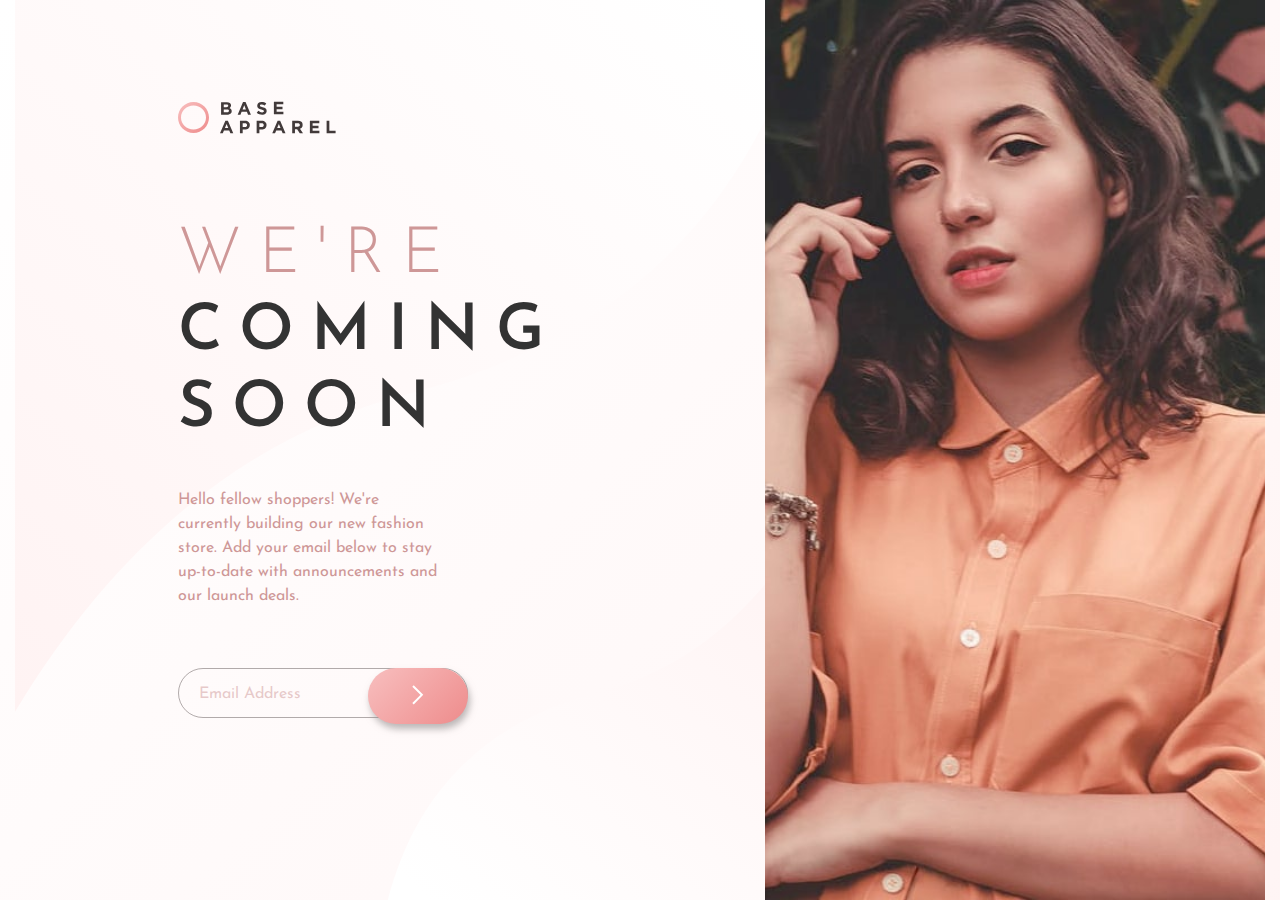
<file: base-apparel-coming-soon/index.html>
<!DOCTYPE html>
<html lang="en">
<head>
  <meta charset="UTF-8">
  <meta name="viewport" content="width=device-width, initial-scale=1.0"> <!-- displays site properly based on user's device -->
  <link rel="preconnect" href="https://fonts.googleapis.com">
  <link rel="preconnect" href="https://fonts.gstatic.com" crossorigin>
  <link href="https://fonts.googleapis.com/css2?family=Josefin+Sans:wght@300;400;600&display=swap" rel="stylesheet">
  <link rel="icon" type="image/png" sizes="32x32" href="./images/favicon-32x32.png">
  <link rel="stylesheet" href="./style.css">
  <title>Frontend Mentor | Base Apparel coming soon page</title>
</head>
<body>

    <div class="base-main">
    <div class="container">
      <div class="left">
       
          <a href=#><img  class="logo" src="./images/logo.svg" alt="logo"></a>
       
        <img class="bg-mobile"  src="./images/hero-mobile.jpg" alt="bg-img">
        <div class="left-text">
          <h1>
            <span>We're</span> coming soon
          </h1>
          <p>
            Hello fellow shoppers! We're currently building our new fashion store. 
            Add your email below to stay up-to-date with announcements and our launch deals.
          </p>
          <div class="form-wrap">
            <form id="form">
              <input id="email" type="email"  placeholder="Email Address">
              <button type="submit"><img src="./images/icon-arrow.svg" alt="icon-arrow"></button>
            </form>
          </div>
        </div>
      </div>
      <div class="right">
      </div>
    </div>
  
</div>
</body>
</html>
</file>
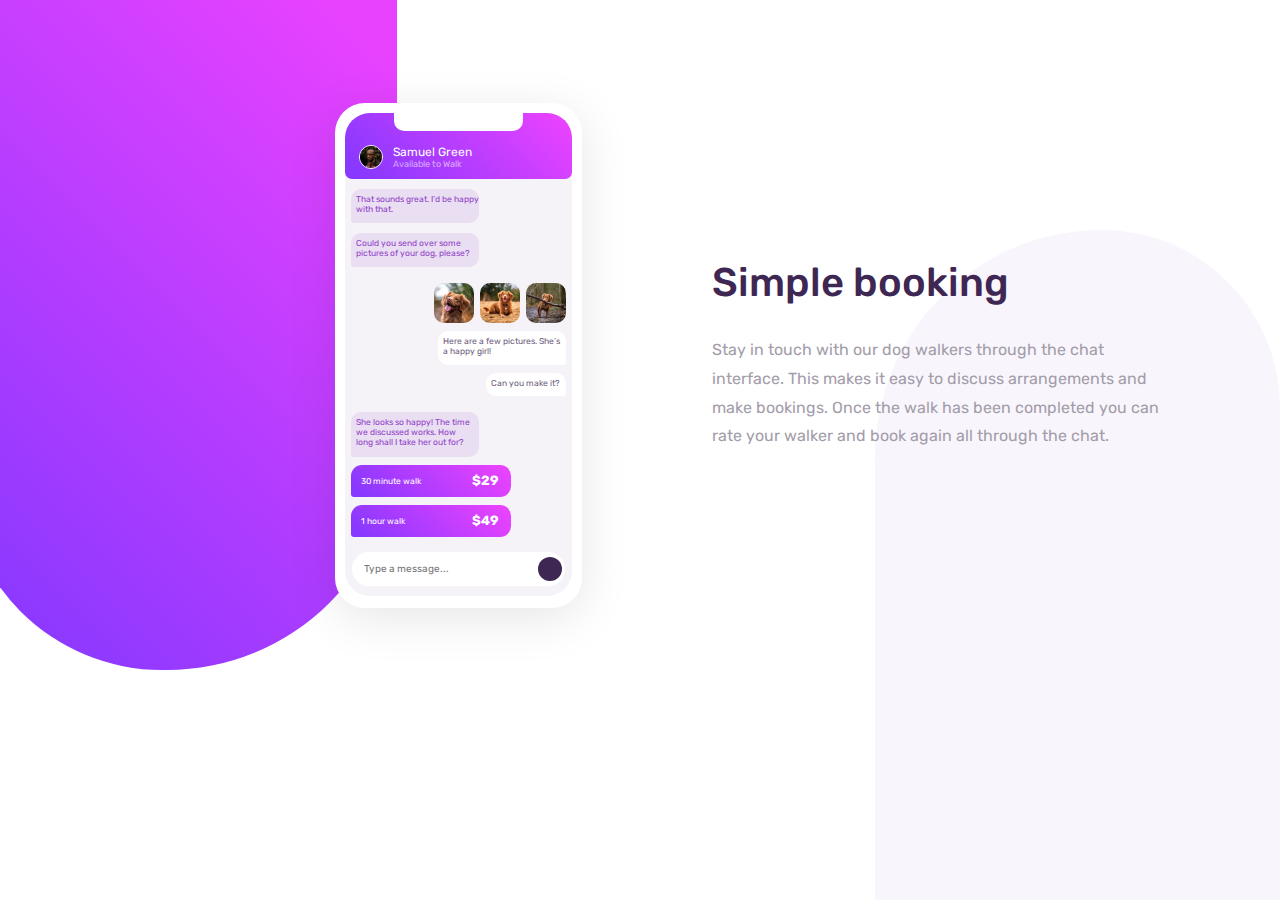
<file: chat-app-css-illustration/index.html>
<!DOCTYPE html>
<html lang="en">
<head>
    <meta charset="UTF-8">
    <meta http-equiv="X-UA-Compatible" content="IE=edge">
    <meta name="viewport" content="width=device-width, initial-scale=1.0">
    <link rel="stylesheet" href="style.css">
    <link href="https://fonts.googleapis.com/css2?family=Rubik:wght@400;500;700&display=swap" rel="stylesheet">
    <link rel="stylesheet" href="https://cdnjs.cloudflare.com/ajax/libs/font-awesome/6.2.1/css/all.min.css" integrity="sha512-MV7K8+y+gLIBoVD59lQIYicR65iaqukzvf/nwasF0nqhPay5w/9lJmVM2hMDcnK1OnMGCdVK+iQrJ7lzPJQd1w==" crossorigin="anonymous" referrerpolicy="no-referrer" />
    <title>Document</title>
</head>
<body>
    <div class="app-main">
    <div class="bg">
    <div class="bg-color-1"></div>
    <div class="container">
        <div class="app">
            <div class="app-bg-color">
                <div class="app-camera"></div>
                <div class="app-head">
                    <div class="part-1">
                        <i class="fa-solid fa-angle-left"></i>
                        <img src="./images/avatar.jpg" alt="">
                        <div class="semuel-about">
                            <p class="name">Samuel Green</p>
                            <p class="par-head">Available to Walk</p>
                        </div>
                    </div>
                    <div class="icon">
                        <i class="fa-solid fa-ellipsis-vertical"></i>
                    </div>
                
                </div>
                <div class="app-body">
                    <div class="message size-1 samuel">
                        <p>That sounds great. I’d be happy with that.</p>
                    </div>
                    <div class="message size-1 samuel">
                        <p>Could you send over some pictures of your dog, please?</p>
                    </div>
                    <div class="message size-2">
                        <img src="./images/dog-image-1.jpg" alt="">
                        <img src="./images/dog-image-2.jpg" alt="">
                        <img src="./images/dog-image-3.jpg" alt="">
                    </div>
                    <div class="message size-3 you">
                        <p>Here are a few pictures. She’s a happy girl!</p>
                    </div>
                    <div class="message size-4 you">
                        <p>Can you make it?</p>
                    </div>
                    <div class="message size-5 samuel">
                        <p>She looks so happy! The time we discussed works. How long shall I take her out for?</p>
                    </div>
                    <div class="message size-6 samuel-1">
                        <div class="hours">
                            <i class="fa-regular fa-circle"></i>
                            <p>30 minute walk</p>
                        </div>
                        <h5>$29</h5>
                    </div>
                    <div class="message size-6 samuel-2">
                        <div class="hours">
                            <i class="fa-regular fa-circle"></i>
                            <p>1 hour walk</p>
                        </div>
                        <h5>$49</h5>
                    </div>
                </div>
                <div class="chat-part">
                    <input type="text" placeholder="Type a message...">
                    <i class="fa-solid fa-angle-right"></i>
                </div>
                    </div>
                </div>


        <div class="about">
            <div class="head">
            <h1>Simple booking</h1>
            </div>
            <div class="content">
                <p>
                    Stay in touch with our dog walkers through the chat interface. This makes it easy to discuss arrangements and make bookings. Once the walk has been completed you can rate your walker and book again all through the chat.
                </p>
            </div>
        </div>
    </div>
</div>
    <div class="bg-color-2"></div>
</div>
</body>
</html>
</file>
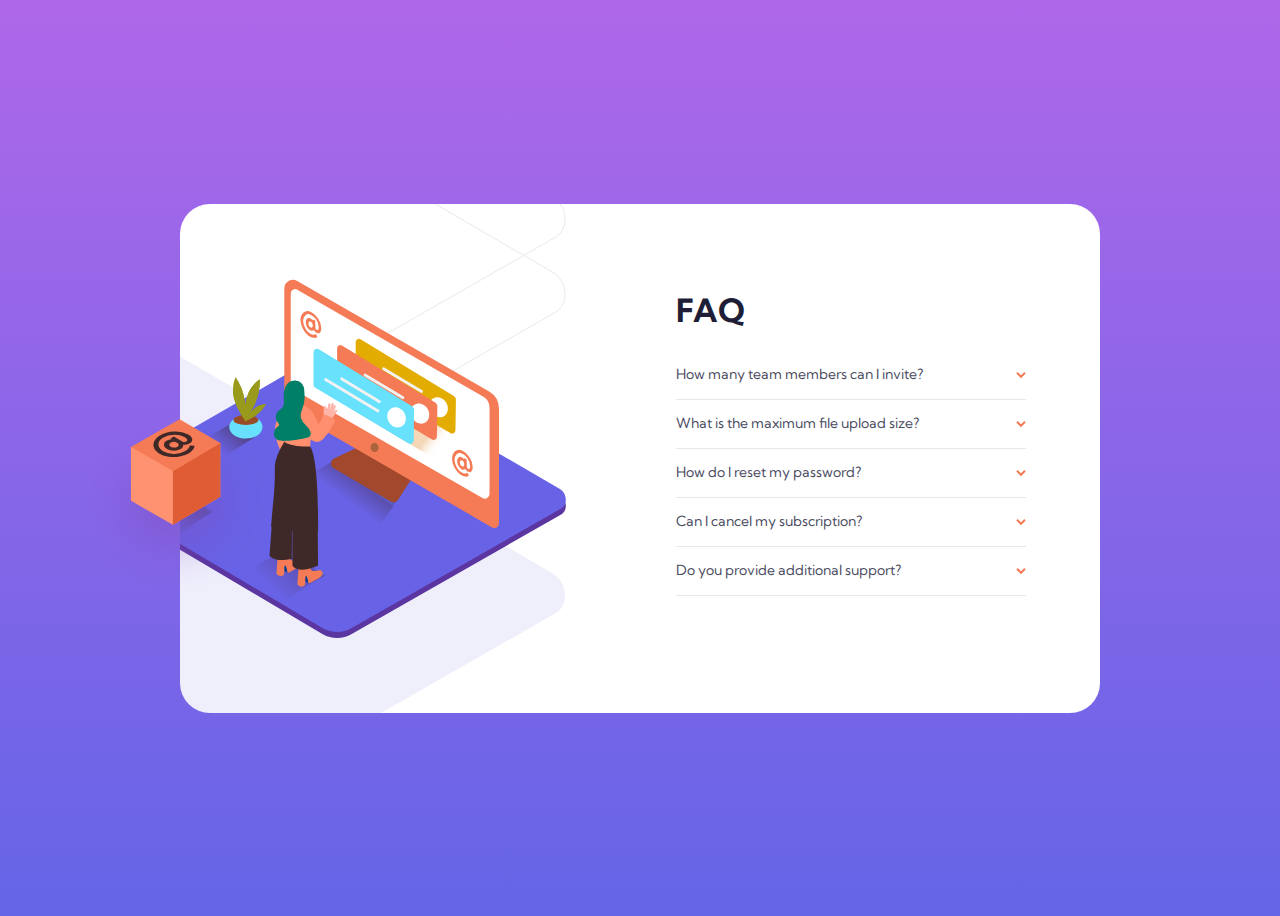
<file: jsproject/index.html>
<!DOCTYPE html>
<html lang="en">
<head>
    <meta charset="UTF-8">
    <meta name="viewport" content="width=device-width, initial-scale=1.0"> <!-- Displays site properly based on user's device -->
    <link rel="icon" type="image/png" sizes="32x32" href="/images/favicon-32x32.png">
    <title>Frontend Mentor | FAQ Accordion Card</title>
    <link rel="preconnect" href="https://fonts.googleapis.com">
<link rel="preconnect" href="https://fonts.gstatic.com" crossorigin>
<link href="https://fonts.googleapis.com/css2?family=Kumbh+Sans:wght@400;700&display=swap" rel="stylesheet">
    <link rel="stylesheet" href="style.css">
</head>
<body>
  <div class="faq-main">
    <div class="container">
    <main class="wrapper">
        <div class="image__wrapper">
            <div class="image__wrapper_inner">

            </div>
            <img class="box" src="./images/illustration-box-desktop.svg" alt="box">
        </div>
    <div class="accordion__wrapper">
        <h1 class="title__accordion">FAQ</h1>
        <div class="questions__accordions">
            <div class="question-answer__accordion">
                <div class="question">
                    <h3 class="title__question">
                        How many team members can I invite?
                    </h3>
                    <img src="./images/icon-arrow-down.svg" >
                </div>
                <div class="answer">
                    You can invite up to 2 additional users on the Free plan. There is no limit on 
            team members for the Premium plan.
                </div>
            </div>

            <div class="question-answer__accordion">
                <div class="question">
                    <h3 class="title__question">
                        What is the maximum file upload size?
                    </h3>
                    <img src="./images/icon-arrow-down.svg" >
                </div>
                <div class="answer ">
                    No more than 2GB. All files in your account must fit your allotted storage space.
                </div>
            </div>

            <div class="question-answer__accordion">
                <div class="question">
                    <h3 class="title__question">
                        How do I reset my password?
                    </h3>
                    <img src="./images/icon-arrow-down.svg" >
                </div>
              
            </div>

            <div class="question-answer__accordion">
                <div class="question">
                    <h3 class="title__question">
                        Can I cancel my subscription?
                    </h3>
                    <img src="./images/icon-arrow-down.svg" >
                </div>
                
            </div>
            
            <div class="question-answer__accordion">
                <div class="question">
                    <h3 class="title__question">
                        Do you provide additional support?
                    </h3>
                    <img src="./images/icon-arrow-down.svg" >
                </div>
                
            </div>

        </div>
    </div>
    </main>
    
  </div>
  </div>
</body>
</html>
</file>
<file: base-apparel-coming-soon/style.css>
*{
    padding:0;
    margin:0;
    box-sizing: border-box;
}
body{
    font-family: 'Josefin Sans', sans-serif;
    font-size: 16px;
   
    background: linear-gradient(135deg,hsl(0, 0%, 100%),  hsl(0, 100%, 98%));
}
.base-main .logo
{
  margin-top: 61px;
  
}
.container{
    min-height: 100vh;
    max-width: 1800px;
    margin:0 auto;
    padding:0 15px;
    box-sizing: border-box;
    display: flex;  
}

.bg-mobile{
  display: none;
}

.left{
  width:60%;
  background: url(./images/bg-pattern-desktop.svg) no-repeat center center/ cover;
  padding: 40px 200px 40px 163px;
  margin: 0 auto;
}

.logo{
  margin: 20px 0;
}
.left-text{
  width: 75%;
}
.left-text h1 {
  text-transform: uppercase;
  font-size: 64px;
  font-weight: 600;
  letter-spacing: 17px;
  line-height: 1.2;
  margin-top: 60px;
  color: #333;
}

.left-text h1 span{
  color:hsl(0, 36%, 70%);
  font-weight: 300;
 
}

.left-text p{
  color: hsl(0, 36%, 70%);
  line-height: 1.5;
  font-size: 16px;
  font-weight: 400;
  margin: 40px auto;
  padding-right: 30px;
  margin-bottom: 60px; 
}

input[type="email"]{
  padding:15px 20px;
  width:100%;
  border-radius: 50px;
  border: 1px solid  rgba(100, 90, 90, 0.5);    
  background: transparent;
  font-size: 16px;
  font-weight: 400;
}

input:focus{
  border: 2px solid hsla(0, 36%, 70%, 0.5);
  outline: none;
}

input::placeholder{
  color: hsla(0, 36%, 70%, 0.5);
  font-family: 'Josefin Sans', sans-serif;
}

.form-wrap{
  position: relative;
}

button[type="submit"]{
  display: inline-block;
  position: absolute;
 right: 0%;
  background-image: linear-gradient(135deg, hsl(0, 80%, 86%), hsl(0, 74%, 74%));
  width:100px;
  height:56px;
  padding: 15px;
  border-radius: 50px;
  border: none;
  outline: none;
  box-shadow: 2px 5px 7px hsla(0, 2%, 55%,0.6) ;
}

button[type="submit"]:hover{
  background:hsl(0, 80%, 86%) ;
  cursor: pointer;
}

.right{
  background: url(./images/hero-desktop.jpg) no-repeat ;
  width:40%; 
  background-size: cover;
  background-position: center center;   
    
}

@media(max-width:768px){
  .base-main
  {
    margin-top: 27px;
    margin-bottom: 90px;
  }
  .container{
      flex-direction: column;
  }
  .left,
   .right{
      width: unset;
  }
  .left {
      padding: 0px;
  }
  .left-text{
    width: 80%;
    margin-left: 30px;
  }
 
  .left-text h1,
  .left-text p{
      text-align: center;
  }
  .left-text h1{
      font-size: 40px;
      font-weight: 700;
      letter-spacing: 11px;
      line-height: 42px;
  }
  .left-text p{
      font-size: 14px;
      font-weight: 400;
      padding:0px;
      line-height: 22px;
  }
  .bg-mobile{
      display: block;
      margin-top: 20px;
      background-size: cover;
      background-position: center center;
  }
  input[type="email"]{
        width: 100%;
  }
  button[type="submit"]{
      right: 0;
      width: 64px;
    height: 48px;
  }
}
</file>
<file: chat-app-css-illustration/style.css>
* {
  margin: 0;
  padding: 0;
  box-sizing: border-box;
}
* i {
  color: hsl(0, 0%, 100%);
}
body {
  display: flex;
  align-items: center;
  justify-content: center;
  flex-direction: column;
  font-size: 16px;
  font-family: 'Rubik', sans-serif;
  position: relative;
  height: 100vh;
}
.bg-color-1 {
  content: '';
  position: absolute;
  z-index: -5;
  background: linear-gradient(-135deg,hsl(293, 100%, 63%) 5%,hsl(264, 100%, 61%) 95%);
  width: 435px;
  height: 670px;
  top: 0;
  left: -3%;
  border-bottom-right-radius: 230px;
  border-bottom-left-radius: 200px;
}
.container {
  display: flex;
  align-items: center;
  justify-content: center;
  position: absolute;
  top: 100px;
  left: 335px;
  max-width: 840px;
  height: 510px;
}
.app {
  width: 247px;
  height: 505px;
  box-shadow: rgba(0, 0, 0, 0.1) 0px 10px 50px;
  border-radius: 30px;
  background-color:  hsl(0, 0%, 100%);
  position: relative;
}
.app-bg-color {
  background-color: hsl(270, 20%, 96%);
  width: 227px;
  height: 483px;
  border-radius: 25px;
  margin: 10px;
}
.app-camera {
  width: 129px;
  height: 18px;
  background-color: hsl(0, 0%, 100%);
  position: absolute;
  z-index: 1;
  margin-left: 49px;
  border-bottom-left-radius: 10px;
  border-bottom-right-radius: 10px;
}
.app-head {
  background: linear-gradient(225deg,hsl(293, 100%, 63%) 5%,hsl(264, 100%, 61%) 95%);
  width: 227px;
  height: 66px;
  border-top-left-radius: 25px;
  border-top-right-radius: 25px;
  border-bottom-left-radius: 7px;
  border-bottom-right-radius: 7px;
  display: flex;
  align-items: center;
  justify-content: space-between;
}
.app-head .part-1 {
  display: flex;
  align-items: center;
  justify-content: center;
  margin-top: 23px;
}
.app-head .part-1 i {
  margin: 0 7px;
}
.app-head .part-1 .semuel-about {
  margin-left: 10px;
}
.app-head .part-1 .name {
  color: hsl(0, 0%, 100%);
  font-size: 12px;
}
.app-head .part-1 .par-head {
  color: hsla(0, 0%, 100%, 0.576);
  font-size: 9px;
}
.app-head img {
  width: 24px;
  height: 24px;
  border-radius: 50%;
  border: 1px solid hsl(0, 0%, 100%);
}
.app-head .icon i {
  margin-top: 23px;
  margin-right: 10px;
  font-size: 12px;
}
.app-body .size-1 {
  width: 128px;
  height: 34px;
  font-size: 8.5px;
  background-color: hsl(273, 45%, 91%);
  margin-top: 10px;
  border-radius: 10px;
  border-bottom-left-radius: 3px;
  margin-left: 6px;
  padding-top: 5px;
  padding-left: 5px;
}
.app-body .samuel {
  color: hsl(276, 55%, 52%);
  background-color: hsl(273, 45%, 91%);
}

.app-body .size-2 {
  margin-top: 16px;
  display: flex;
  align-items: center;
  justify-content: flex-end;
}
.app-body .size-2 img {
  width: 40px;
  height: 40px;
  border-radius: 10px;
  margin-right: 6px;
}
.app-body .you {
  color: hsl(271, 15%, 43%);
  background-color: hsl(0, 0%, 100%);
}
.app-body .size-3 {
  width: 128px;
  height: 34px;
  font-size: 8.5px;
  border-radius: 10px;
  border-bottom-right-radius: 3px;
  padding-top: 5px;
  padding-left: 5px;
  margin-left: auto;
  margin-bottom: 8px;
  margin-top: 8px;
  margin-right: 6px;
}
.app-body .size-4 {
  width: 80px;
  height: 23px;
  font-size: 8.5px;
  border-radius: 10px;
  border-bottom-right-radius: 3px;
  padding-top: 5px;
  padding-left: 5px;
  margin-right: 6px;
  margin-left: auto;
  margin-bottom: 16px;
}
.app-body .size-5 {
  font-size: 8.5px;
  width: 128px;
  height: 45px;
  border-radius: 10px;
  border-bottom-left-radius: 3px;
  padding-top: 5px;
  padding-left: 5px;
  padding-right: 5px;
  margin-left: 6px;
}
.app-body .size-6 {
  width: 160px;
  height: 32px;
  background: linear-gradient(225deg,hsl(293, 100%, 63%) 5%,hsl(264, 100%, 61%) 95%);
  border-radius: 11px;
  border-bottom-left-radius: 3px;
  margin-top: 8px;
  margin-left: 6px;
  display: flex;
  align-items: center;
  justify-content: space-between;
}
.app-body .size-6 .hours {
  display: flex;
  justify-content: center;
  align-items: center;
  color: hsl(0, 0%, 100%);
}
.app-body .size-6 .hours i {
  font-size: 13px;
  margin-right: 5px;
  margin-left: 5px;
}
.app-body .size-6 .hours p {
  font-size: 8.5px;
}
.app-body .size-6 h5 {
  color: hsl(0, 0%, 100%);
  margin-right: 12px;
}
.chat-part {
  position: relative;
  margin-top: 15px;
  margin-left: 7px;
}
.chat-part input {
  width: 213px;
  height: 34px;
  border-radius: 35px;
  border: none;
  padding: 5px;
  font-size: 10px;
  padding-left: 12px;
  font-family: 'Rubik', sans-serif;
}
.chat-part i {
  background-color: hsl(271, 36%, 24%);
  border-radius: 50%;
  width: 24px;
  height: 24px;
  text-align: center;
  padding: 4px;
  font-size: 15px;
  position: absolute;
  top: 5px;
  right: 10px;
  bottom: 5px;
}
.about {
  margin-left: 130px;
  margin-right: 0;
  width: 450px;
}
.about .head h1 {
  color: hsl(271, 36%, 24%);
  font-size: 40px;
  margin-bottom: 30px;
  font-weight: 500;
}
.about .content p {
  color: hsl(270, 7%, 64%);
  line-height: 1.8;
  
}
.bg-color-2 {
  content: '';
  position: absolute;
  z-index: -5;
  background: hsla(276, 50%, 96%, 0.677);
  width: 405px;
  height: 670px;
  bottom: 0;
  right: 0;
  border-top-left-radius: 230px;
  border-top-right-radius: 180px;
}

@media (max-width: 768px) {
  body {
      display: flex;
      align-items: center;
      justify-content: center;
      flex-direction: column;
      font-size: 16px;
      font-family: 'Rubik', sans-serif;
      position: relative;
      max-height: 936px;
      max-width: 375px;
      height: 100%;
      width: 100%;
      height: 100vh;
  }
  .bg-color-1 {
      content: '';
      position: absolute;
      z-index: -5;
      background: linear-gradient(-135deg,hsl(293, 100%, 63%) 5%,hsl(264, 100%, 61%) 95%);
      width: 435px;
      height: 670px;
      top: -140px;
      left: -248px;
      border-bottom-right-radius: 230px;
      border-bottom-left-radius: 200px;
  }
  .container {
      display: flex;
      align-items: center;
      justify-content: flex-end;
      position: absolute;
      flex-direction: column;
      margin-top: 63px;
      top: 270px;
      left: -63px;
      max-width: 840px;
      height: 510px;
  }
  .about {
      margin-right: 0;
      margin-top: 71px;
  }
  .about .head {
      width: 345px;
  }
  .about .head h1 {
      text-align: center;
      color: hsl(271, 36%, 24%);
      font-size: 40px;
      margin-bottom: 20px;
      margin-right: 20px;
  }
  .about .content {
      width: 310px;
  }
  .about .content p {
      color: hsl(270, 7%, 64%);
      line-height: 1.8;
      text-align: center;
  }
  .bg-color-2 {
      display: none;
  }
}
</file>
<file: jsproject/style.css>
*,
*:before,
*:after {
  box-sizing: border-box;
  padding: 0;
 
}



body {
  font-family: 'Kumbh Sans', sans-serif;
  height: 100vh;

  background: linear-gradient(hsl(273, 75%, 66%), hsl(240, 73%, 65%));
  display: grid;
  justify-content: center;
  align-content: center;
}
.faq-main
{
  margin-top: 126px;
  margin-bottom: 126px;
}
.container
{
  max-width: 1919px;
  padding: 0 15px;
  margin:0 auto;
  display: block;
  box-sizing: border-box;
}

.wrapper {
  background: white;
  border-radius: 30px;
  height: 509px;
  width: 920px;
  display: grid;
  grid-template-columns: 400px 1fr;
  grid-gap: 6rem;
  background-image: url(./images/bg-pattern-desktop.svg);
  background-repeat: no-repeat;
  background-position: 1260% 65%;
}

.question-answer__accordion > .answer {
  display: none;
}

.active > .answer {
  display: block;
  padding-bottom: 1.3rem;
  color: hsl(237, 12%, 33%);;
}

.active img {
  transform: rotate(180deg);
  transition: all 0.3s ease-in;
}

.accordion__wrapper {
  margin-top: 65px;

  display: flex;
  flex-direction: column;
}

.questions__accordions {
  height: 100%;
  display: flex;
  flex-direction: column;
}

.question-answer__accordion {
  width: 350px;
  border-bottom: 1px solid #e8e8ea;
}
.title__accordion {
  font-size: 32px;
color: #1e1f36;
font-weight: 700;
font-family: "Kumbh Sans";
}

.title__question {
  font-size: 14px;
  color: #4b4c5f;
  font-weight: 400;
  font-family: "Kumbh Sans";
  height: 20px;
}

.question {
  display: flex;
  justify-content: space-between;
  cursor: pointer;
  transition: 0.4s;
}

.active h3 {
  font-weight: 700;
}

.question img {
  align-self: center;
}

.image__wrapper {
  position: relative;
}

.image__wrapper_inner {
  background: url(./images/illustration-woman-online-desktop.svg);
  height: 100%;
  background-repeat: no-repeat;
  background-position: 120% center;
}

.box {
  position: absolute;
  top: 42%;
  left: -25%;
}

@media (max-width: 768px) {
  
body {

  font-family: "Poppins", sans-serif;
  width: 100vw;
  background: linear-gradient(hsl(273, 75%, 66%), hsl(240, 73%, 65%));
  display: grid;
  justify-content: center;
  align-content: center;
  height: max-content;
}
  .wrapper {
    width: 350px;
    grid-template-columns: 1fr;
    grid-template-rows: 100px 1fr;
    grid-gap: 0.5rem;
    position: relative;
    padding: 1rem;
    height: 530px;
   
  }
  .image__wrapper {
    background: url("./images/bg-pattern-mobile.svg");
    background-repeat: no-repeat;
    background-position: center 590%;
  }

  .image__wrapper_inner {
    position: absolute;
    width: 100%;
    height: 200px;
    background-size: 72%;
    background-position: center;
    top: -129%;
  }
  .box {
    width: 55px;
    left: 19%;
    top: -30%;
  }
  .accordion__wrapper {
    margin-top: 0px;
  }
  .question-answer__accordion {
    width: 100%;
  }
  .title__accordion {
    text-align: center;
  }
  .title__question {
    font-size: 13px
  }
}
</file>
